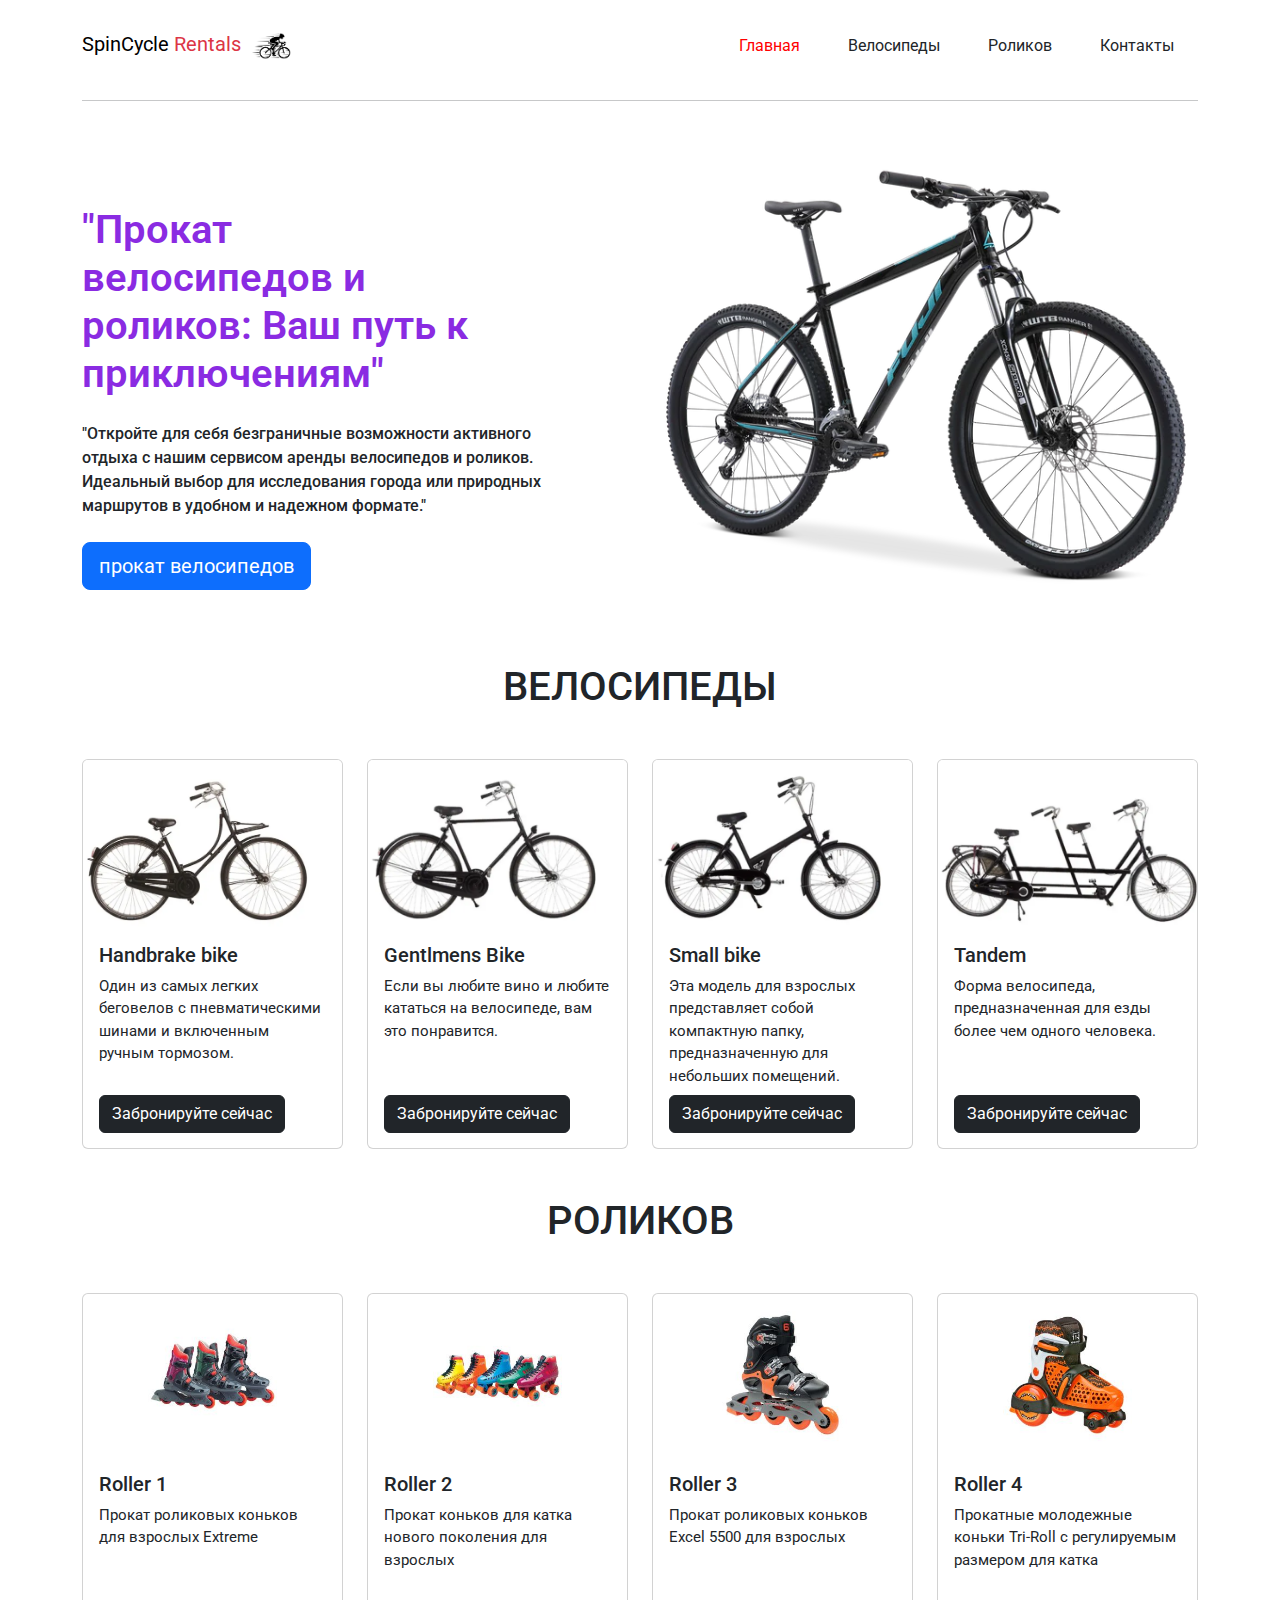
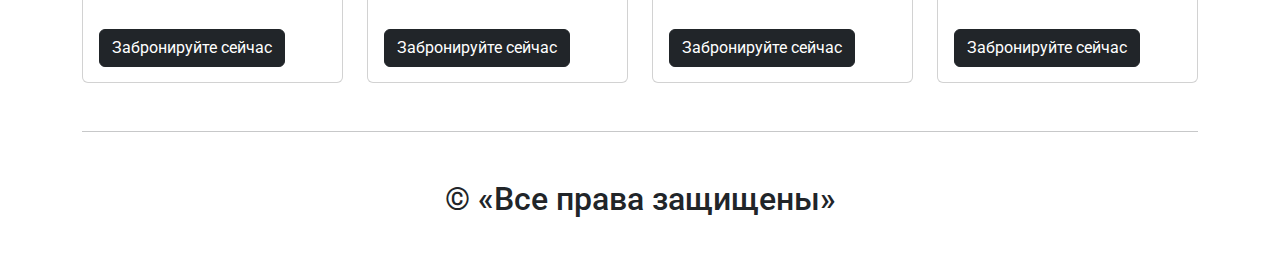
<file: index.html>
<!DOCTYPE html>
<html lang="en">
  <head>
    <meta charset="UTF-8" />
    <meta name="viewport" content="width=device-width, initial-scale=1.0" />
    <title>Прокат роликов и велосипедов</title>
    <link
      rel="stylesheet"
      href="https://cdnjs.cloudflare.com/ajax/libs/bootstrap/5.3.3/css/bootstrap.min.css"
    />
    <link rel="stylesheet" href="style.css" />
  </head>
  <body>
    <header>
      <div class="container">
        <nav class="navbar navbar-expand-lg navbar-light mt-2">
          <a class="navbar-brand" href="index.html">
            SpinCycle <span class="text-danger">Rentals</span>
            <img
              width="50px"
              src="images/e4096f0afce5bbb76ef00df733a2e951-removebg-preview.png"
              alt=""
            />
          </a>
          <button
            class="navbar-toggler"
            type="button"
            data-bs-toggle="collapse"
            data-bs-target="#navbarSupportedContent"
            aria-controls="navbarSupportedContent"
            aria-expanded="false"
            aria-label="Toggle navigation"
          >
            <span class="navbar-toggler-icon"></span>
          </button>

          <div class="collapse navbar-collapse" id="navbarSupportedContent">
            <ul class="navbar-nav me-auto"></ul>
            <li class="nav-item list-unstyled mx-4">
              <a class="nav-link active" aria-current="page" href="index.html"
                >Главная</a
              >
            </li>
            <li class="nav-item list-unstyled mx-4">
              <a class="nav-link" href="Велосипеды.html">Велосипеды</a>
            </li>
            <li class="nav-item list-unstyled mx-4">
              <a class="nav-link" href="Роликов.html">Роликов</a>
            </li>
            <li class="nav-item list-unstyled mx-4">
              <a class="nav-link" aria-current="page" href="Контакты.html"
                >Контакты</a
              >
            </li>
          </div>
        </nav>
        <hr />
        <div class="row align-items-center">
          <div class="col-lg-6">
            <div class="header-hero">
              <h1 class="header-title mt-3">
                "Прокат велосипедов и роликов: Ваш путь к приключениям"
              </h1>
              <p class="my-4 fw-medium">
                "Откройте для себя безграничные возможности активного отдыха с
                нашим сервисом аренды велосипедов и роликов. Идеальный выбор для
                исследования города или природных маршрутов в удобном и надежном
                формате."
              </p>
              <a href="Велосипеды.html" class="btn btn-lg btn-primary"
                >прокат велосипедов</a
              >
            </div>
          </div>
          <div class="col-lg-6">
            <img
              src="images/2021_FUJI_NEVADA_275_15_BLACK_FRONT.webp"
              alt=""
              class="img-fluid"
            />
          </div>
        </div>
      </div>
    </header>
    <section class="container">
      <div class="bikes mb-5">
        <h1 class="fw-medium text-uppercase text-center mb-5">велосипеды</h1>
        <div class="row row-cols-1 row-cols-md-2 row-cols-lg-4 g-4">
          <div class="col">
            <div class="card">
              <img src="images/bike1.webp" class="card-img-top" />
              <div class="card-body">
                <h5 class="card-title">Handbrake bike</h5>
                <p class="card-text">
                  Один из самых легких беговелов с пневматическими шинами и
                  включенным ручным тормозом.
                </p>
                <a
                  href="Велосипеды.html"
                  class="btn btn-dark text-white rent-btn"
                  >Забронируйте сейчас</a
                >
              </div>
            </div>
          </div>
          <div class="col">
            <div class="card">
              <img src="images/bike2.webp" class="card-img-top" />
              <div class="card-body">
                <h5 class="card-title">Gentlmens Bike</h5>
                <p class="card-text">
                  Если вы любите вино и любите кататься на велосипеде, вам это
                  понравится.
                </p>
                <a
                  href="Велосипеды.html"
                  class="btn btn-dark text-white rent-btn"
                  >Забронируйте сейчас</a
                >
              </div>
            </div>
          </div>
          <div class="col">
            <div class="card">
              <img src="images/bike3.webp" class="card-img-top" />
              <div class="card-body">
                <h5 class="card-title">Small bike</h5>
                <p class="card-text">
                  Эта модель для взрослых представляет собой компактную папку,
                  предназначенную для небольших помещений.
                </p>
                <a
                  href="Велосипеды.html"
                  class="btn btn-dark text-white rent-btn"
                  >Забронируйте сейчас</a
                >
              </div>
            </div>
          </div>
          <div class="col">
            <div class="card">
              <img src="images/bike4.webp" class="card-img-top" />
              <div class="card-body">
                <h5 class="card-title">Tandem</h5>
                <p class="card-text">
                  Форма велосипеда, предназначенная для езды более чем одного
                  человека.
                </p>
                <a
                  href="Велосипеды.html"
                  class="btn btn-dark text-white rent-btn"
                  >Забронируйте сейчас</a
                >
              </div>
            </div>
          </div>
        </div>
      </div>
      <div class="rollers mb-5">
        <h1 class="fw-medium text-uppercase text-center mb-5">Роликов</h1>
        <div class="row row-cols-1 row-cols-md-2 row-cols-lg-4 g-4">
          <div class="col">
            <div class="card">
              <img src="images/roller1.jpg" class="card-img-top" />
              <div class="card-body">
                <h5 class="card-title">Roller 1</h5>
                <p class="card-text">
                  Прокат роликовых коньков для взрослых Extreme
                </p>
                <a href="Роликов.html" class="btn btn-dark text-white rent-btn"
                  >Забронируйте сейчас</a
                >
              </div>
            </div>
          </div>
          <div class="col">
            <div class="card">
              <img src="images/roller2.jpg" class="card-img-top" />
              <div class="card-body">
                <h5 class="card-title">Roller 2</h5>
                <p class="card-text">
                  Прокат коньков для катка нового поколения для взрослых
                </p>
                <a href="Роликов.html" class="btn btn-dark text-white rent-btn"
                  >Забронируйте сейчас</a
                >
              </div>
            </div>
          </div>
          <div class="col">
            <div class="card">
              <img src="images/roller3.jpg" class="card-img-top" />
              <div class="card-body">
                <h5 class="card-title">Roller 3</h5>
                <p class="card-text">
                  Прокат роликовых коньков Excel 5500 для взрослых
                </p>
                <a href="Роликов.html" class="btn btn-dark text-white rent-btn"
                  >Забронируйте сейчас</a
                >
              </div>
            </div>
          </div>
          <div class="col">
            <div class="card">
              <img src="images/roller4.jpg" class="card-img-top" />
              <div class="card-body">
                <h5 class="card-title">Roller 4</h5>
                <p class="card-text">
                  Прокатные молодежные коньки Tri-Roll с регулируемым размером
                  для катка
                </p>
                <a href="Роликов.html" class="btn btn-dark text-white rent-btn"
                  >Забронируйте сейчас</a
                >
              </div>
            </div>
          </div>
        </div>
      </div>
    </section>

    <footer class="container text-center">
      <hr />
      <h2 class="my-5">&#169; «Все права защищены»</h2>
    </footer>

    <script src="https://cdnjs.cloudflare.com/ajax/libs/bootstrap/5.3.3/js/bootstrap.bundle.min.js"></script>
  </body>
</html>
</file>
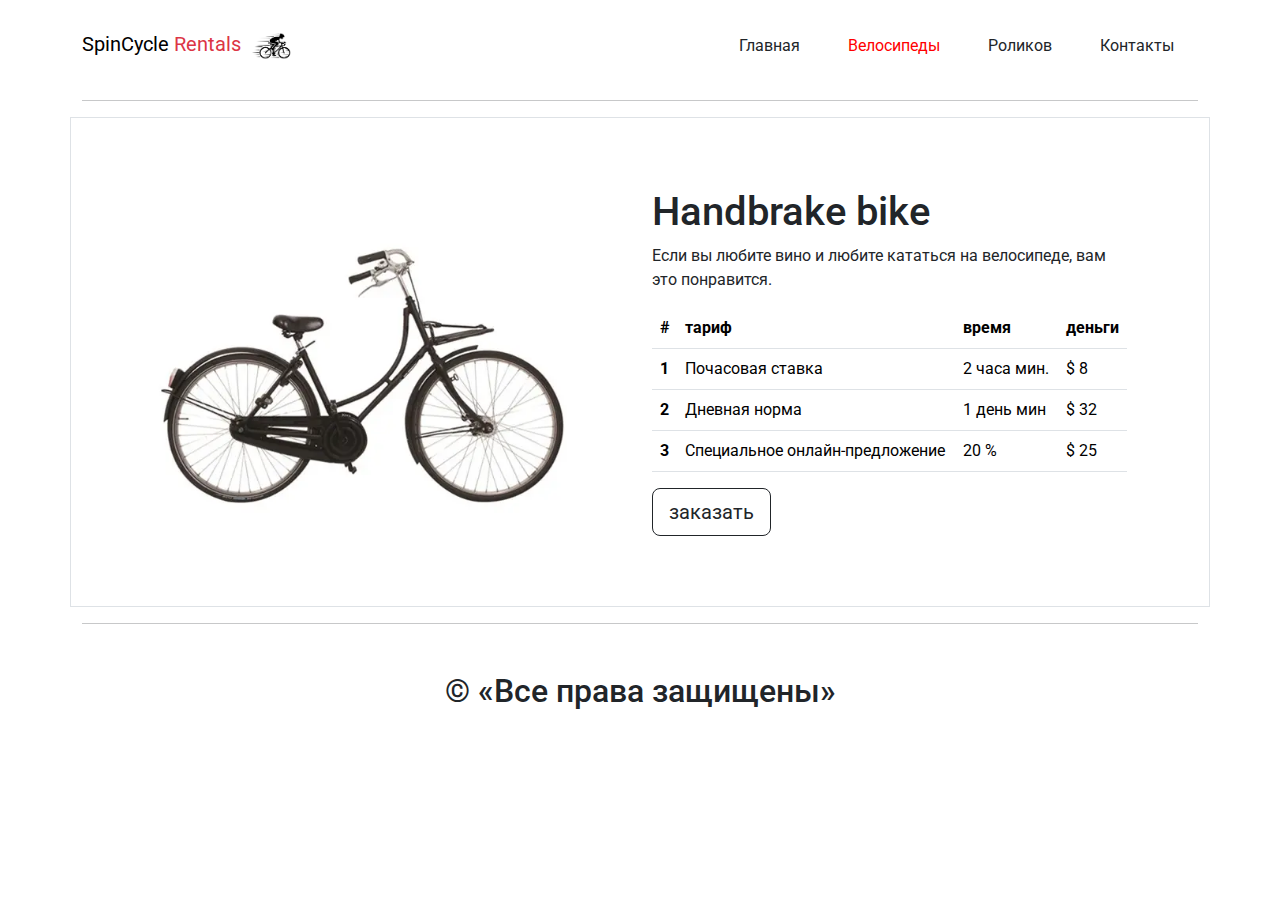
<file: Велосипеды-1.html>
<!DOCTYPE html>
<html lang="en">
  <head>
    <meta charset="UTF-8" />
    <meta name="viewport" content="width=device-width, initial-scale=1.0" />
    <title>Прокат роликов и велосипедов</title>
    <link
      rel="stylesheet"
      href="https://cdnjs.cloudflare.com/ajax/libs/bootstrap/5.3.3/css/bootstrap.min.css"
    />
    <link rel="stylesheet" href="style.css" />
  </head>
  <body>
    <header>
      <div class="container">
        <nav class="navbar navbar-expand-lg navbar-light mt-2">
          <a class="navbar-brand" href="index.html">
            SpinCycle <span class="text-danger">Rentals</span>
            <img
              width="50px"
              src="images/e4096f0afce5bbb76ef00df733a2e951-removebg-preview.png"
              alt=""
            />
          </a>
          <button
            class="navbar-toggler"
            type="button"
            data-bs-toggle="collapse"
            data-bs-target="#navbarSupportedContent"
            aria-controls="navbarSupportedContent"
            aria-expanded="false"
            aria-label="Toggle navigation"
          >
            <span class="navbar-toggler-icon"></span>
          </button>

          <div class="collapse navbar-collapse" id="navbarSupportedContent">
            <ul class="navbar-nav me-auto"></ul>
            <li class="nav-item list-unstyled mx-4">
              <a class="nav-link" aria-current="page" href="index.html"
                >Главная</a
              >
            </li>
            <li class="nav-item list-unstyled mx-4">
              <a class="nav-link active" href="Велосипеды.html">Велосипеды</a>
            </li>
            <li class="nav-item list-unstyled mx-4">
              <a class="nav-link" href="Роликов.html">Роликов</a>
            </li>
            <li class="nav-item list-unstyled mx-4">
              <a class="nav-link" aria-current="page" href="Контакты.html">Контакты</a>
            </li>
          </div>
        </nav>
        <hr />
      </div>
    </header>
    <section class="container">
      <div class="row border element align-items-center">
        <div class="col-md-6">
          <a href="images/bike1.webp">
            <img src="images/bike1.webp" alt="" class="img-fluid" />
          </a>
        </div>
        <div class="col-md-6">
          <h1>Handbrake bike</h1>
          <p>
            Если вы любите вино и любите кататься на велосипеде, вам это
            понравится.
          </p>
          <table class="table table-hover">
            <thead>
              <tr>
                <th scope="col">#</th>
                <th scope="col">тариф</th>
                <th scope="col">время</th>
                <th scope="col">деньги</th>
              </tr>
            </thead>
            <tbody>
              <tr>
                <th scope="row">1</th>
                <td>Почасовая ставка</td>
                <td>2 часа мин.</td>
                <td>$ 8</td>
              </tr>
              <tr>
                <th scope="row">2</th>
                <td>Дневная норма</td>
                <td>1 день мин</td>
                <td>$ 32</td>
              </tr>
              <tr>
                <th scope="row">3</th>
                <td>Специальное онлайн-предложение</td>
                <td>20 %</td>
                <td>$ 25</td>
              </tr>
            </tbody>
          </table>
          <button class="btn btn-lg btn-outline-dark">заказать</button>
        </div>
      </div>
    </section>

    <footer class="container text-center">
      <hr />
      <h2 class="my-5">&#169; «Все права защищены»</h2>
    </footer>

    <script src="https://cdnjs.cloudflare.com/ajax/libs/bootstrap/5.3.3/js/bootstrap.bundle.min.js"></script>
  </body>
</html>
</file>
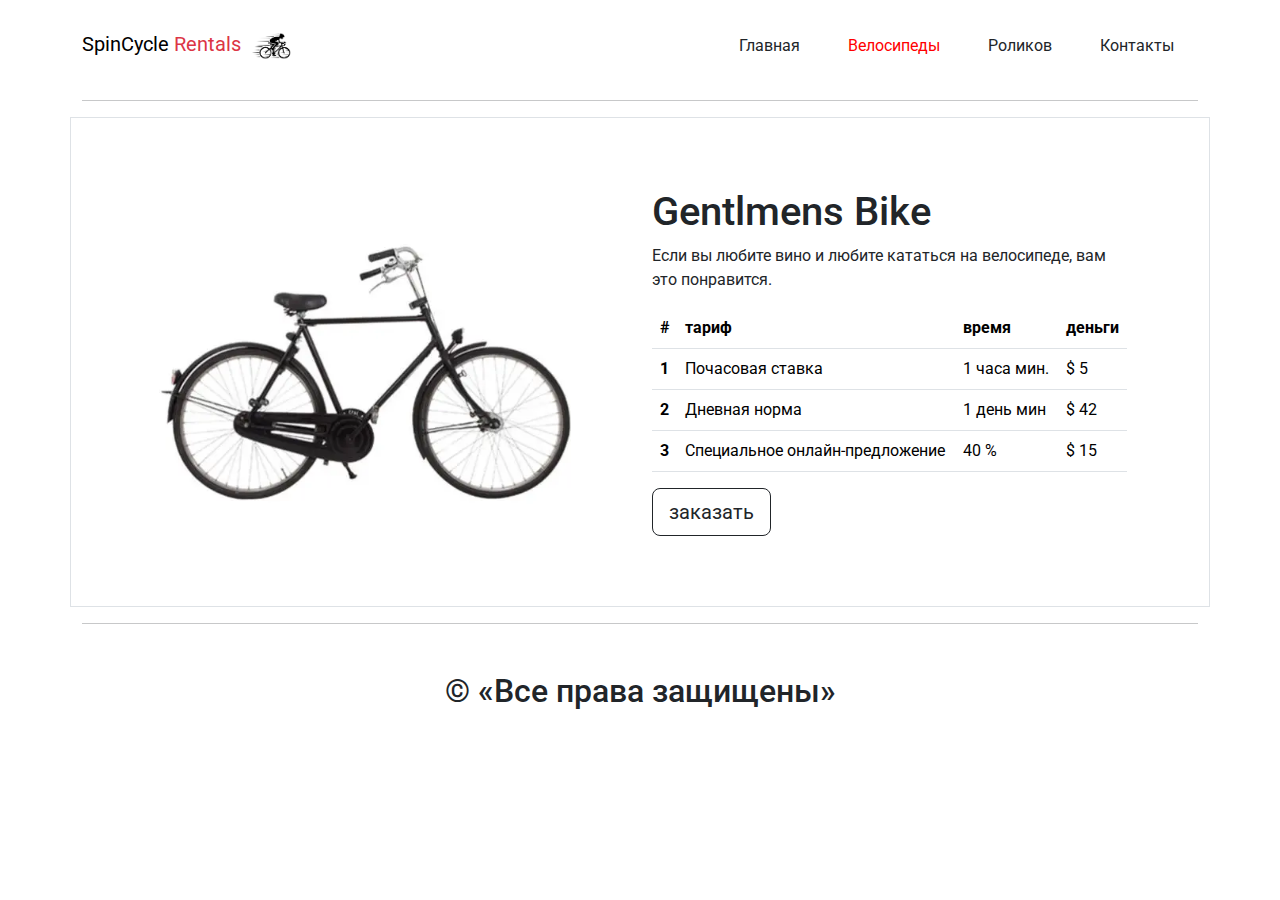
<file: Велосипеды-2.html>
<!DOCTYPE html>
<html lang="en">
  <head>
    <meta charset="UTF-8" />
    <meta name="viewport" content="width=device-width, initial-scale=1.0" />
    <title>Прокат роликов и велосипедов</title>
    <link
      rel="stylesheet"
      href="https://cdnjs.cloudflare.com/ajax/libs/bootstrap/5.3.3/css/bootstrap.min.css"
    />
    <link rel="stylesheet" href="style.css" />
  </head>
  <body>
    <header>
      <div class="container">
        <nav class="navbar navbar-expand-lg navbar-light mt-2">
          <a class="navbar-brand" href="index.html">
            SpinCycle <span class="text-danger">Rentals</span>
            <img
              width="50px"
              src="images/e4096f0afce5bbb76ef00df733a2e951-removebg-preview.png"
              alt=""
            />
          </a>
          <button
            class="navbar-toggler"
            type="button"
            data-bs-toggle="collapse"
            data-bs-target="#navbarSupportedContent"
            aria-controls="navbarSupportedContent"
            aria-expanded="false"
            aria-label="Toggle navigation"
          >
            <span class="navbar-toggler-icon"></span>
          </button>

          <div class="collapse navbar-collapse" id="navbarSupportedContent">
            <ul class="navbar-nav me-auto"></ul>
            <li class="nav-item list-unstyled mx-4">
              <a class="nav-link" aria-current="page" href="index.html"
                >Главная</a
              >
            </li>
            <li class="nav-item list-unstyled mx-4">
              <a class="nav-link active" href="Велосипеды.html">Велосипеды</a>
            </li>
            <li class="nav-item list-unstyled mx-4">
              <a class="nav-link" href="Роликов.html">Роликов</a>
            </li>
            <li class="nav-item list-unstyled mx-4">
              <a class="nav-link" aria-current="page" href="Контакты.html">Контакты</a>
            </li>
          </div>
        </nav>
        <hr />
      </div>
    </header>
    <section class="container">
      <div class="row border element align-items-center">
        <div class="col-md-6">
          <a href="images/bike2.webp">
            <img src="images/bike2.webp" alt="" class="img-fluid" />
          </a>
        </div>
        <div class="col-md-6">
          <h1>Gentlmens Bike</h1>
          <p>
            Если вы любите вино и любите кататься на велосипеде, вам это
            понравится.
          </p>
          <table class="table table-hover">
            <thead>
              <tr>
                <th scope="col">#</th>
                <th scope="col">тариф</th>
                <th scope="col">время</th>
                <th scope="col">деньги</th>
              </tr>
            </thead>
            <tbody>
              <tr>
                <th scope="row">1</th>
                <td>Почасовая ставка</td>
                <td>1 часа мин.</td>
                <td>$ 5</td>
              </tr>
              <tr>
                <th scope="row">2</th>
                <td>Дневная норма</td>
                <td>1 день мин</td>
                <td>$ 42</td>
              </tr>
              <tr>
                <th scope="row">3</th>
                <td>Специальное онлайн-предложение</td>
                <td>40 %</td>
                <td>$ 15</td>
              </tr>
            </tbody>
          </table>
          <button class="btn btn-lg btn-outline-dark">заказать</button>
        </div>
      </div>
    </section>

    <footer class="container text-center">
      <hr />
      <h2 class="my-5">&#169; «Все права защищены»</h2>
    </footer>

    <script src="https://cdnjs.cloudflare.com/ajax/libs/bootstrap/5.3.3/js/bootstrap.bundle.min.js"></script>
  </body>
</html>
</file>
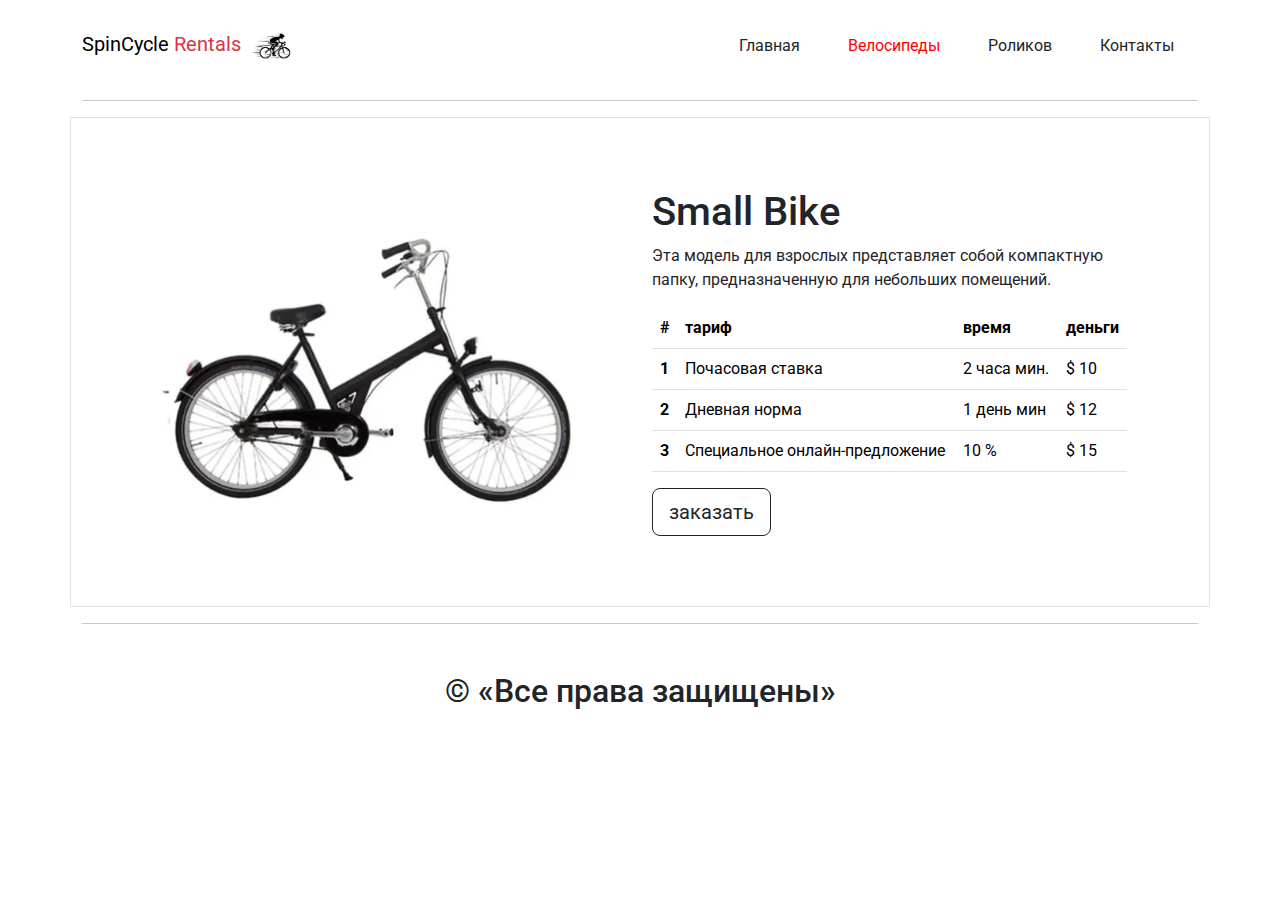
<file: Велосипеды-3.html>
<!DOCTYPE html>
<html lang="en">
  <head>
    <meta charset="UTF-8" />
    <meta name="viewport" content="width=device-width, initial-scale=1.0" />
    <title>Прокат роликов и велосипедов</title>
    <link
      rel="stylesheet"
      href="https://cdnjs.cloudflare.com/ajax/libs/bootstrap/5.3.3/css/bootstrap.min.css"
    />
    <link rel="stylesheet" href="style.css" />
  </head>
  <body>
    <header>
      <div class="container">
        <nav class="navbar navbar-expand-lg navbar-light mt-2">
          <a class="navbar-brand" href="index.html">
            SpinCycle <span class="text-danger">Rentals</span>
            <img
              width="50px"
              src="images/e4096f0afce5bbb76ef00df733a2e951-removebg-preview.png"
              alt=""
            />
          </a>
          <button
            class="navbar-toggler"
            type="button"
            data-bs-toggle="collapse"
            data-bs-target="#navbarSupportedContent"
            aria-controls="navbarSupportedContent"
            aria-expanded="false"
            aria-label="Toggle navigation"
          >
            <span class="navbar-toggler-icon"></span>
          </button>

          <div class="collapse navbar-collapse" id="navbarSupportedContent">
            <ul class="navbar-nav me-auto"></ul>
            <li class="nav-item list-unstyled mx-4">
              <a class="nav-link" aria-current="page" href="index.html"
                >Главная</a
              >
            </li>
            <li class="nav-item list-unstyled mx-4">
              <a class="nav-link active" href="Велосипеды.html">Велосипеды</a>
            </li>
            <li class="nav-item list-unstyled mx-4">
              <a class="nav-link" href="Роликов.html">Роликов</a>
            </li>
            <li class="nav-item list-unstyled mx-4">
              <a class="nav-link" aria-current="page" href="Контакты.html">Контакты</a>
            </li>
          </div>
        </nav>
        <hr />
      </div>
    </header>
    <section class="container">
      <div class="row border element align-items-center">
        <div class="col-md-6">
          <a href="images/bike3.webp">
            <img src="images/bike3.webp" alt="" class="img-fluid" />
          </a>
        </div>
        <div class="col-md-6">
          <h1>Small Bike</h1>
          <p>
            Эта модель для взрослых представляет собой компактную папку,
            предназначенную для небольших помещений.
          </p>
          <table class="table table-hover">
            <thead>
              <tr>
                <th scope="col">#</th>
                <th scope="col">тариф</th>
                <th scope="col">время</th>
                <th scope="col">деньги</th>
              </tr>
            </thead>
            <tbody>
              <tr>
                <th scope="row">1</th>
                <td>Почасовая ставка</td>
                <td>2 часа мин.</td>
                <td>$ 10</td>
              </tr>
              <tr>
                <th scope="row">2</th>
                <td>Дневная норма</td>
                <td>1 день мин</td>
                <td>$ 12</td>
              </tr>
              <tr>
                <th scope="row">3</th>
                <td>Специальное онлайн-предложение</td>
                <td>10 %</td>
                <td>$ 15</td>
              </tr>
            </tbody>
          </table>
          <button class="btn btn-lg btn-outline-dark">заказать</button>
        </div>
      </div>
    </section>

    <footer class="container text-center">
      <hr />
      <h2 class="my-5">&#169; «Все права защищены»</h2>
    </footer>

    <script src="https://cdnjs.cloudflare.com/ajax/libs/bootstrap/5.3.3/js/bootstrap.bundle.min.js"></script>
  </body>
</html>
</file>
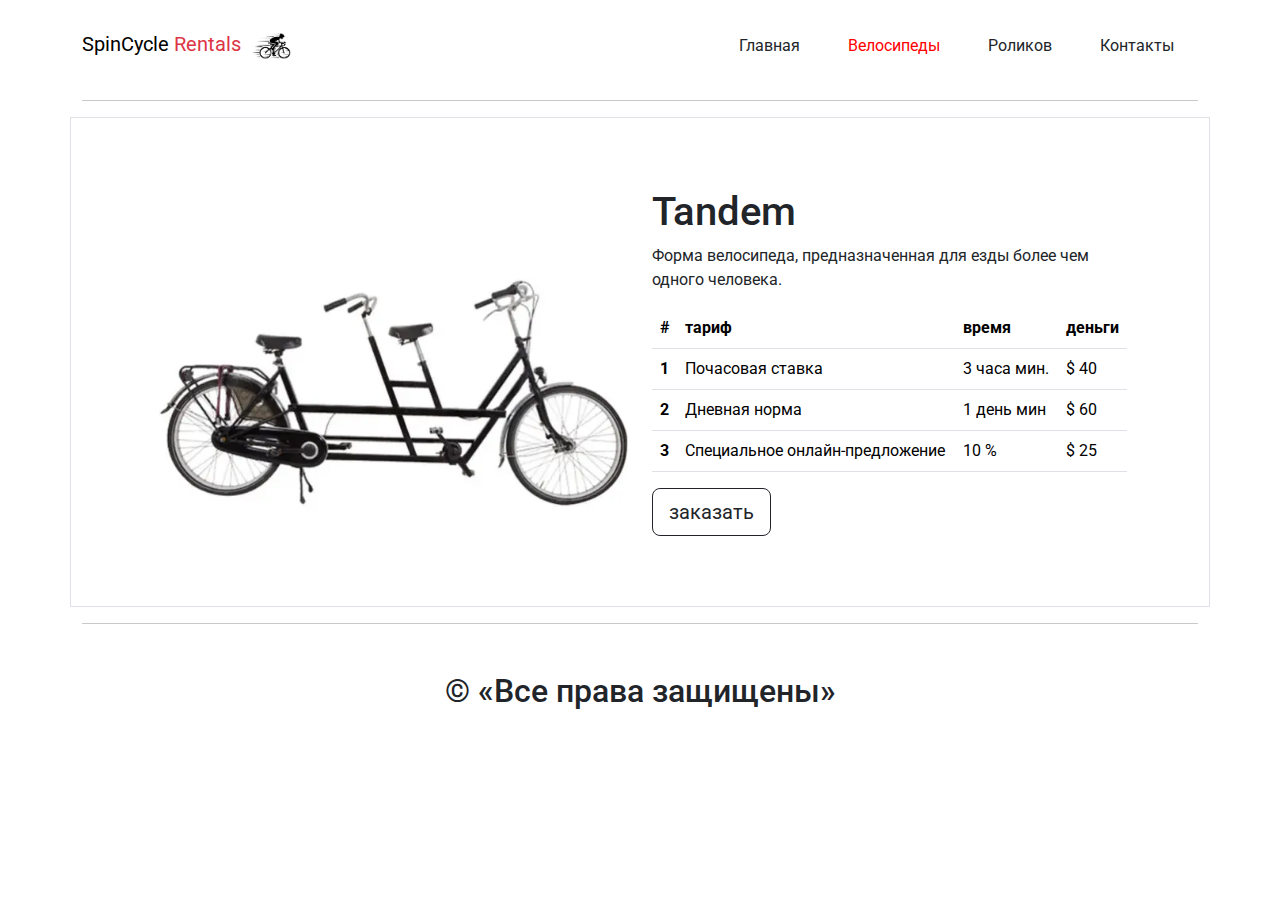
<file: Велосипеды-4.html>
<!DOCTYPE html>
<html lang="en">
  <head>
    <meta charset="UTF-8" />
    <meta name="viewport" content="width=device-width, initial-scale=1.0" />
    <title>Прокат роликов и велосипедов</title>
    <link
      rel="stylesheet"
      href="https://cdnjs.cloudflare.com/ajax/libs/bootstrap/5.3.3/css/bootstrap.min.css"
    />
    <link rel="stylesheet" href="style.css" />
  </head>
  <body>
    <header>
      <div class="container">
        <nav class="navbar navbar-expand-lg navbar-light mt-2">
          <a class="navbar-brand" href="index.html">
            SpinCycle <span class="text-danger">Rentals</span>
            <img
              width="50px"
              src="images/e4096f0afce5bbb76ef00df733a2e951-removebg-preview.png"
              alt=""
            />
          </a>
          <button
            class="navbar-toggler"
            type="button"
            data-bs-toggle="collapse"
            data-bs-target="#navbarSupportedContent"
            aria-controls="navbarSupportedContent"
            aria-expanded="false"
            aria-label="Toggle navigation"
          >
            <span class="navbar-toggler-icon"></span>
          </button>

          <div class="collapse navbar-collapse" id="navbarSupportedContent">
            <ul class="navbar-nav me-auto"></ul>
            <li class="nav-item list-unstyled mx-4">
              <a class="nav-link" aria-current="page" href="index.html"
                >Главная</a
              >
            </li>
            <li class="nav-item list-unstyled mx-4">
              <a class="nav-link active" href="Велосипеды.html">Велосипеды</a>
            </li>
            <li class="nav-item list-unstyled mx-4">
              <a class="nav-link" href="Роликов.html">Роликов</a>
            </li>
            <li class="nav-item list-unstyled mx-4">
              <a class="nav-link" aria-current="page" href="Контакты.html"
                >Контакты</a
              >
            </li>
          </div>
        </nav>
        <hr />
      </div>
    </header>
    <section class="container">
      <div class="row border element align-items-center">
        <div class="col-md-6">
          <a href="images/bike4.webp">
            <img src="images/bike4.webp" alt="" class="img-fluid" />
          </a>
        </div>
        <div class="col-md-6">
          <h1>Tandem</h1>
          <p>
            Форма велосипеда, предназначенная для езды более чем одного
            человека.
          </p>
          <table class="table table-hover">
            <thead>
              <tr>
                <th scope="col">#</th>
                <th scope="col">тариф</th>
                <th scope="col">время</th>
                <th scope="col">деньги</th>
              </tr>
            </thead>
            <tbody>
              <tr>
                <th scope="row">1</th>
                <td>Почасовая ставка</td>
                <td>3 часа мин.</td>
                <td>$ 40</td>
              </tr>
              <tr>
                <th scope="row">2</th>
                <td>Дневная норма</td>
                <td>1 день мин</td>
                <td>$ 60</td>
              </tr>
              <tr>
                <th scope="row">3</th>
                <td>Специальное онлайн-предложение</td>
                <td>10 %</td>
                <td>$ 25</td>
              </tr>
            </tbody>
          </table>
          <button class="btn btn-lg btn-outline-dark">заказать</button>
        </div>
      </div>
    </section>

    <footer class="container text-center">
      <hr />
      <h2 class="my-5">&#169; «Все права защищены»</h2>
    </footer>

    <script src="https://cdnjs.cloudflare.com/ajax/libs/bootstrap/5.3.3/js/bootstrap.bundle.min.js"></script>
  </body>
</html>
</file>
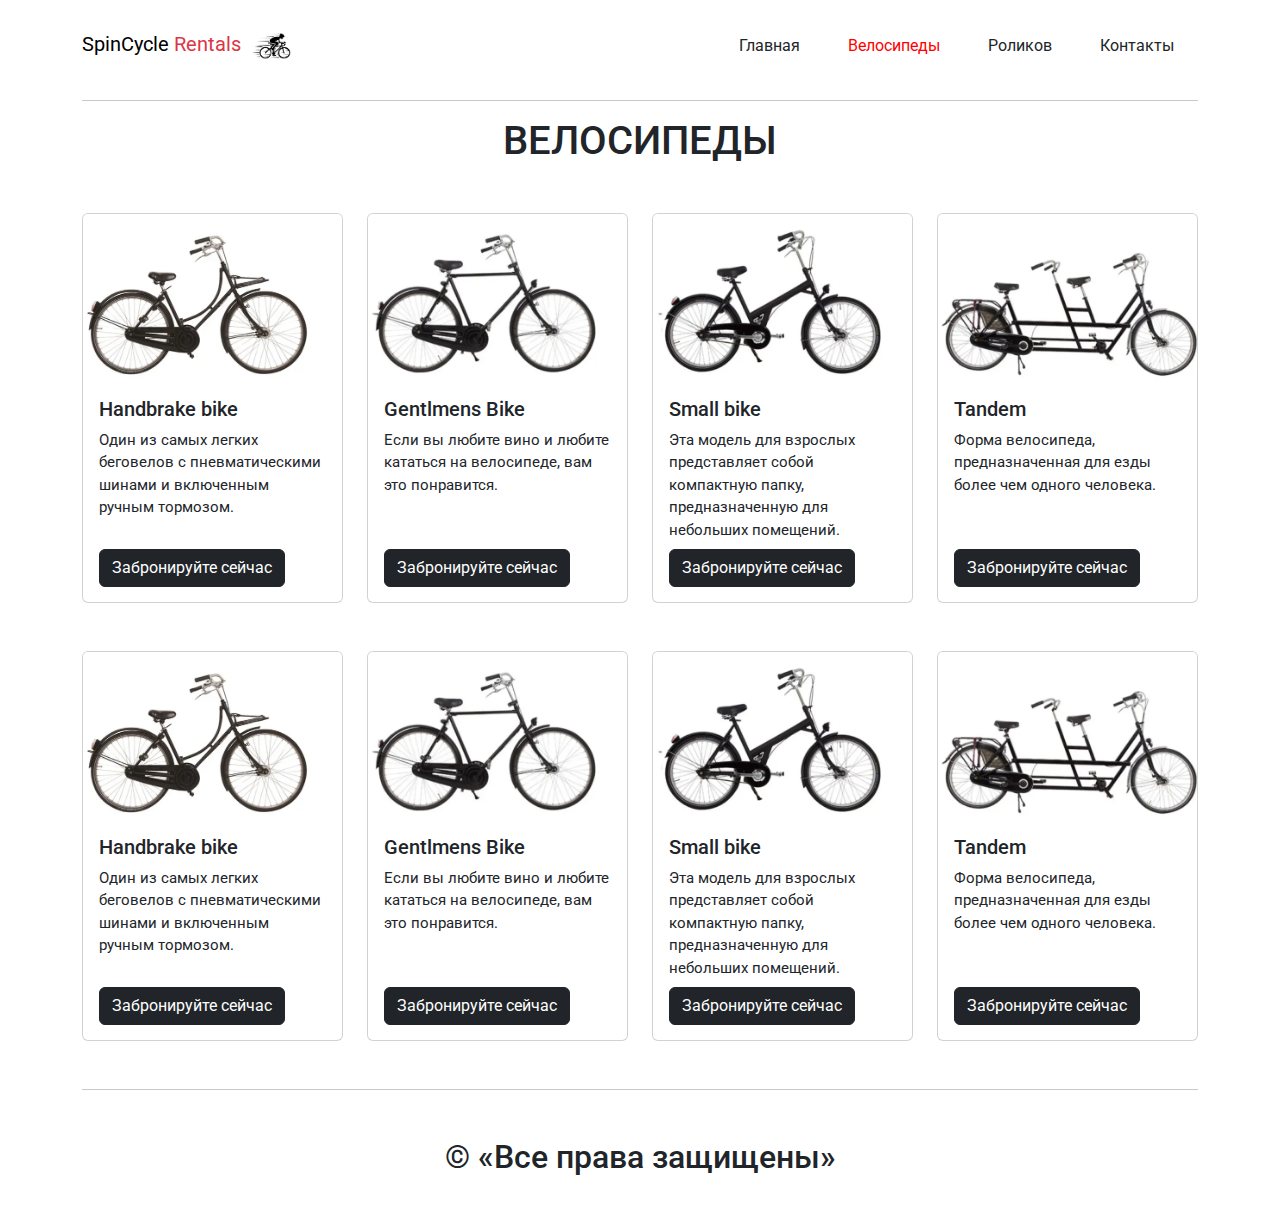
<file: Велосипеды.html>
<!DOCTYPE html>
<html lang="en">
  <head>
    <meta charset="UTF-8" />
    <meta name="viewport" content="width=device-width, initial-scale=1.0" />
    <title>Прокат роликов и велосипедов</title>
    <link
      rel="stylesheet"
      href="https://cdnjs.cloudflare.com/ajax/libs/bootstrap/5.3.3/css/bootstrap.min.css"
    />
    <link rel="stylesheet" href="style.css" />
  </head>
  <body>
    <header>
      <div class="container">
        <nav class="navbar navbar-expand-lg navbar-light mt-2">
          <a class="navbar-brand" href="index.html">
            SpinCycle <span class="text-danger">Rentals</span>
            <img
              width="50px"
              src="images/e4096f0afce5bbb76ef00df733a2e951-removebg-preview.png"
              alt=""
            />
          </a>
          <button
            class="navbar-toggler"
            type="button"
            data-bs-toggle="collapse"
            data-bs-target="#navbarSupportedContent"
            aria-controls="navbarSupportedContent"
            aria-expanded="false"
            aria-label="Toggle navigation"
          >
            <span class="navbar-toggler-icon"></span>
          </button>

          <div class="collapse navbar-collapse" id="navbarSupportedContent">
            <ul class="navbar-nav me-auto"></ul>
            <li class="nav-item list-unstyled mx-4">
              <a class="nav-link" aria-current="page" href="index.html"
                >Главная</a
              >
            </li>
            <li class="nav-item list-unstyled mx-4">
              <a class="nav-link active" href="Велосипеды.html">Велосипеды</a>
            </li>
            <li class="nav-item list-unstyled mx-4">
              <a class="nav-link" href="Роликов.html">Роликов</a>
            </li>
            <li class="nav-item list-unstyled mx-4">
              <a class="nav-link" aria-current="page" href="Контакты.html"
                >Контакты</a
              >
            </li>
          </div>
        </nav>
        <hr />
      </div>
    </header>
    <section class="container">
      <div class="bikes mb-5">
        <h1 class="fw-medium text-uppercase text-center mb-5">велосипеды</h1>
        <div class="row row-cols-1 row-cols-md-2 row-cols-lg-4 g-4">
          <div class="col">
            <div class="card">
              <img src="images/bike1.webp" class="card-img-top" />
              <div class="card-body">
                <h5 class="card-title">Handbrake bike</h5>
                <p class="card-text">
                  Один из самых легких беговелов с пневматическими шинами и
                  включенным ручным тормозом.
                </p>
                <a
                  href="Велосипеды-1.html"
                  class="btn btn-dark text-white rent-btn"
                  >Забронируйте сейчас</a
                >
              </div>
            </div>
          </div>
          <div class="col">
            <div class="card">
              <img src="images/bike2.webp" class="card-img-top" />
              <div class="card-body">
                <h5 class="card-title">Gentlmens Bike</h5>
                <p class="card-text">
                  Если вы любите вино и любите кататься на велосипеде, вам это
                  понравится.
                </p>
                <a
                  href="Велосипеды-2.html"
                  class="btn btn-dark text-white rent-btn"
                  >Забронируйте сейчас</a
                >
              </div>
            </div>
          </div>
          <div class="col">
            <div class="card">
              <img src="images/bike3.webp" class="card-img-top" />
              <div class="card-body">
                <h5 class="card-title">Small bike</h5>
                <p class="card-text">
                  Эта модель для взрослых представляет собой компактную папку,
                  предназначенную для небольших помещений.
                </p>
                <a
                  href="Велосипеды-3.html"
                  class="btn btn-dark text-white rent-btn"
                  >Забронируйте сейчас</a
                >
              </div>
            </div>
          </div>
          <div class="col">
            <div class="card">
              <img src="images/bike4.webp" class="card-img-top" />
              <div class="card-body">
                <h5 class="card-title">Tandem</h5>
                <p class="card-text">
                  Форма велосипеда, предназначенная для езды более чем одного
                  человека.
                </p>
                <a
                  href="Велосипеды-4.html"
                  class="btn btn-dark text-white rent-btn"
                  >Забронируйте сейчас</a
                >
              </div>
            </div>
          </div>
        </div>
      </div>
      <div class="bikes mb-5">
        <div class="row row-cols-1 row-cols-md-2 row-cols-lg-4 g-4">
          <div class="col">
            <div class="card">
              <img src="images/bike1.webp" class="card-img-top" />
              <div class="card-body">
                <h5 class="card-title">Handbrake bike</h5>
                <p class="card-text">
                  Один из самых легких беговелов с пневматическими шинами и
                  включенным ручным тормозом.
                </p>
                <a
                  href="Велосипеды-1.html"
                  class="btn btn-dark text-white rent-btn"
                  >Забронируйте сейчас</a
                >
              </div>
            </div>
          </div>
          <div class="col">
            <div class="card">
              <img src="images/bike2.webp" class="card-img-top" />
              <div class="card-body">
                <h5 class="card-title">Gentlmens Bike</h5>
                <p class="card-text">
                  Если вы любите вино и любите кататься на велосипеде, вам это
                  понравится.
                </p>
                <a
                  href="Велосипеды-2.html"
                  class="btn btn-dark text-white rent-btn"
                  >Забронируйте сейчас</a
                >
              </div>
            </div>
          </div>
          <div class="col">
            <div class="card">
              <img src="images/bike3.webp" class="card-img-top" />
              <div class="card-body">
                <h5 class="card-title">Small bike</h5>
                <p class="card-text">
                  Эта модель для взрослых представляет собой компактную папку,
                  предназначенную для небольших помещений.
                </p>
                <a
                  href="Велосипеды-3.html"
                  class="btn btn-dark text-white rent-btn"
                  >Забронируйте сейчас</a
                >
              </div>
            </div>
          </div>
          <div class="col">
            <div class="card">
              <img src="images/bike4.webp" class="card-img-top" />
              <div class="card-body">
                <h5 class="card-title">Tandem</h5>
                <p class="card-text">
                  Форма велосипеда, предназначенная для езды более чем одного
                  человека.
                </p>
                <a
                  href="Велосипеды-4.html"
                  class="btn btn-dark text-white rent-btn"
                  >Забронируйте сейчас</a
                >
              </div>
            </div>
          </div>
        </div>
      </div>
    </section>

    <footer class="container text-center">
      <hr />
      <h2 class="my-5">&#169; «Все права защищены»</h2>
    </footer>

    <script src="https://cdnjs.cloudflare.com/ajax/libs/bootstrap/5.3.3/js/bootstrap.bundle.min.js"></script>
  </body>
</html>
</file>
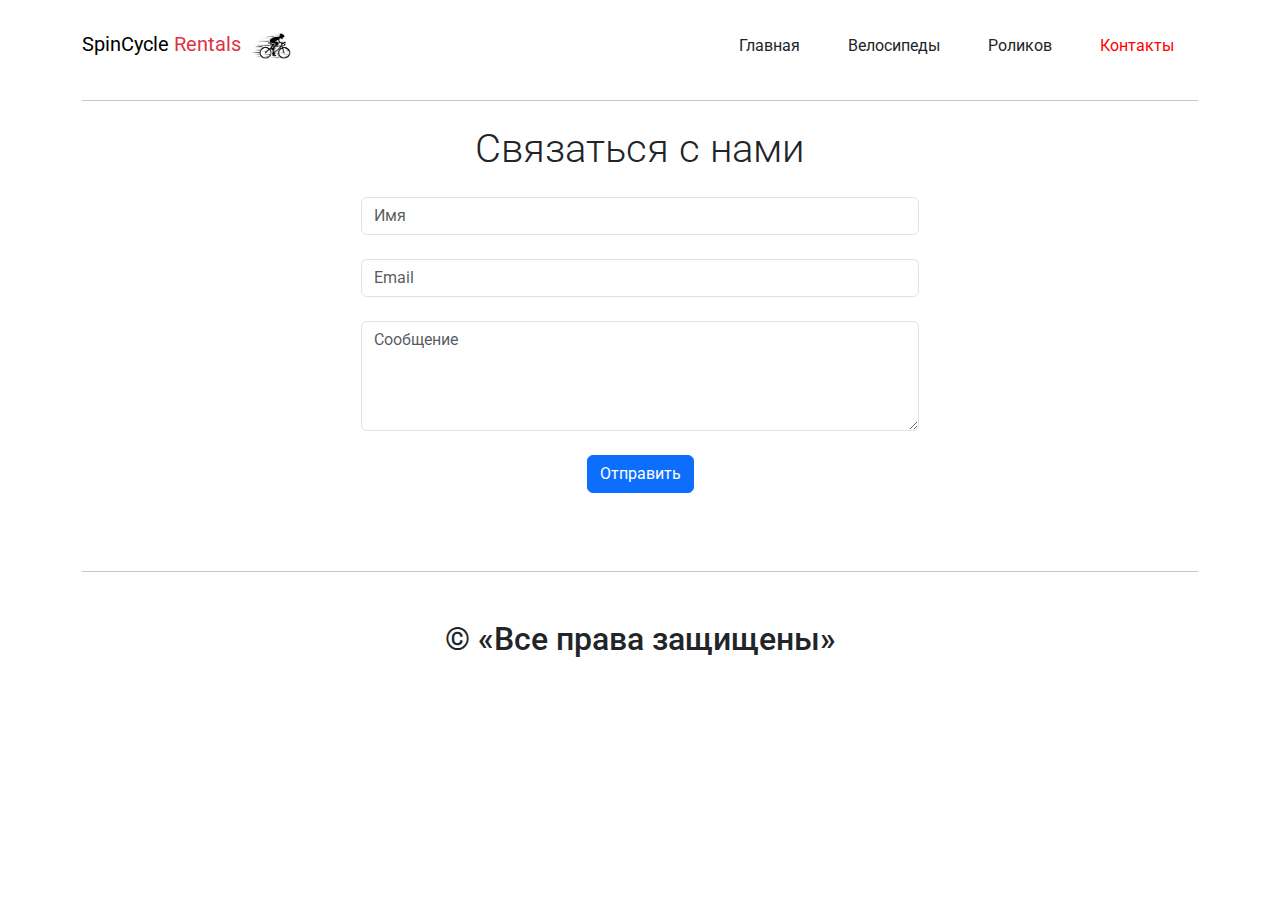
<file: Контакты.html>
<!DOCTYPE html>
<html lang="en">
  <head>
    <meta charset="UTF-8" />
    <meta name="viewport" content="width=device-width, initial-scale=1.0" />
    <title>Прокат роликов и велосипедов</title>
    <link
      rel="stylesheet"
      href="https://cdnjs.cloudflare.com/ajax/libs/bootstrap/5.3.3/css/bootstrap.min.css"
    />
    <link rel="stylesheet" href="style.css" />
  </head>
  <body>
    <header>
      <div class="container">
        <nav class="navbar navbar-expand-lg navbar-light mt-2">
          <a class="navbar-brand" href="index.html">
            SpinCycle <span class="text-danger">Rentals</span>
            <img
              width="50px"
              src="images/e4096f0afce5bbb76ef00df733a2e951-removebg-preview.png"
              alt=""
            />
          </a>
          <button
            class="navbar-toggler"
            type="button"
            data-bs-toggle="collapse"
            data-bs-target="#navbarSupportedContent"
            aria-controls="navbarSupportedContent"
            aria-expanded="false"
            aria-label="Toggle navigation"
          >
            <span class="navbar-toggler-icon"></span>
          </button>

          <div class="collapse navbar-collapse" id="navbarSupportedContent">
            <ul class="navbar-nav me-auto"></ul>
            <li class="nav-item list-unstyled mx-4">
              <a class="nav-link" aria-current="page" href="index.html"
                >Главная</a
              >
            </li>
            <li class="nav-item list-unstyled mx-4">
              <a class="nav-link" href="Велосипеды.html">Велосипеды</a>
            </li>
            <li class="nav-item list-unstyled mx-4">
              <a class="nav-link" href="Роликов.html">Роликов</a>
            </li>
            <li class="nav-item list-unstyled mx-4">
              <a
                class="nav-link active"
                aria-current="page"
                href="Контакты.html"
                >Контакты</a
              >
            </li>
          </div>
        </nav>
        <hr />

        <div class="contact w-50 m-auto text-center">
          <h1 class="fw-light mt-4 text-center">Связаться с нами</h1>
          <form>
            <div class="form-group">
              <input
                type="text"
                class="form-control my-4"
                id="exampleFormControlInput1"
                placeholder="Имя"
              />
            </div>
            <div class="form-group">
              <input
                type="email"
                class="form-control"
                id="exampleFormControlInput1"
                placeholder="Email"
              />
            </div>

            <div class="form-group mt-4">
              <textarea
                class="form-control"
                id="exampleFormControlTextarea1"
                rows="4"
                placeholder="Сообщение"
              ></textarea>
            </div>
            <button class="btn btn-primary m-auto mt-4">Отправить</button>
          </form>
        </div>
      </div>
    </header>

    <footer class="container text-center">
      <hr />
      <h2 class="my-5">&#169; «Все права защищены»</h2>
    </footer>

    <script src="https://cdnjs.cloudflare.com/ajax/libs/bootstrap/5.3.3/js/bootstrap.bundle.min.js"></script>
  </body>
</html>
</file>
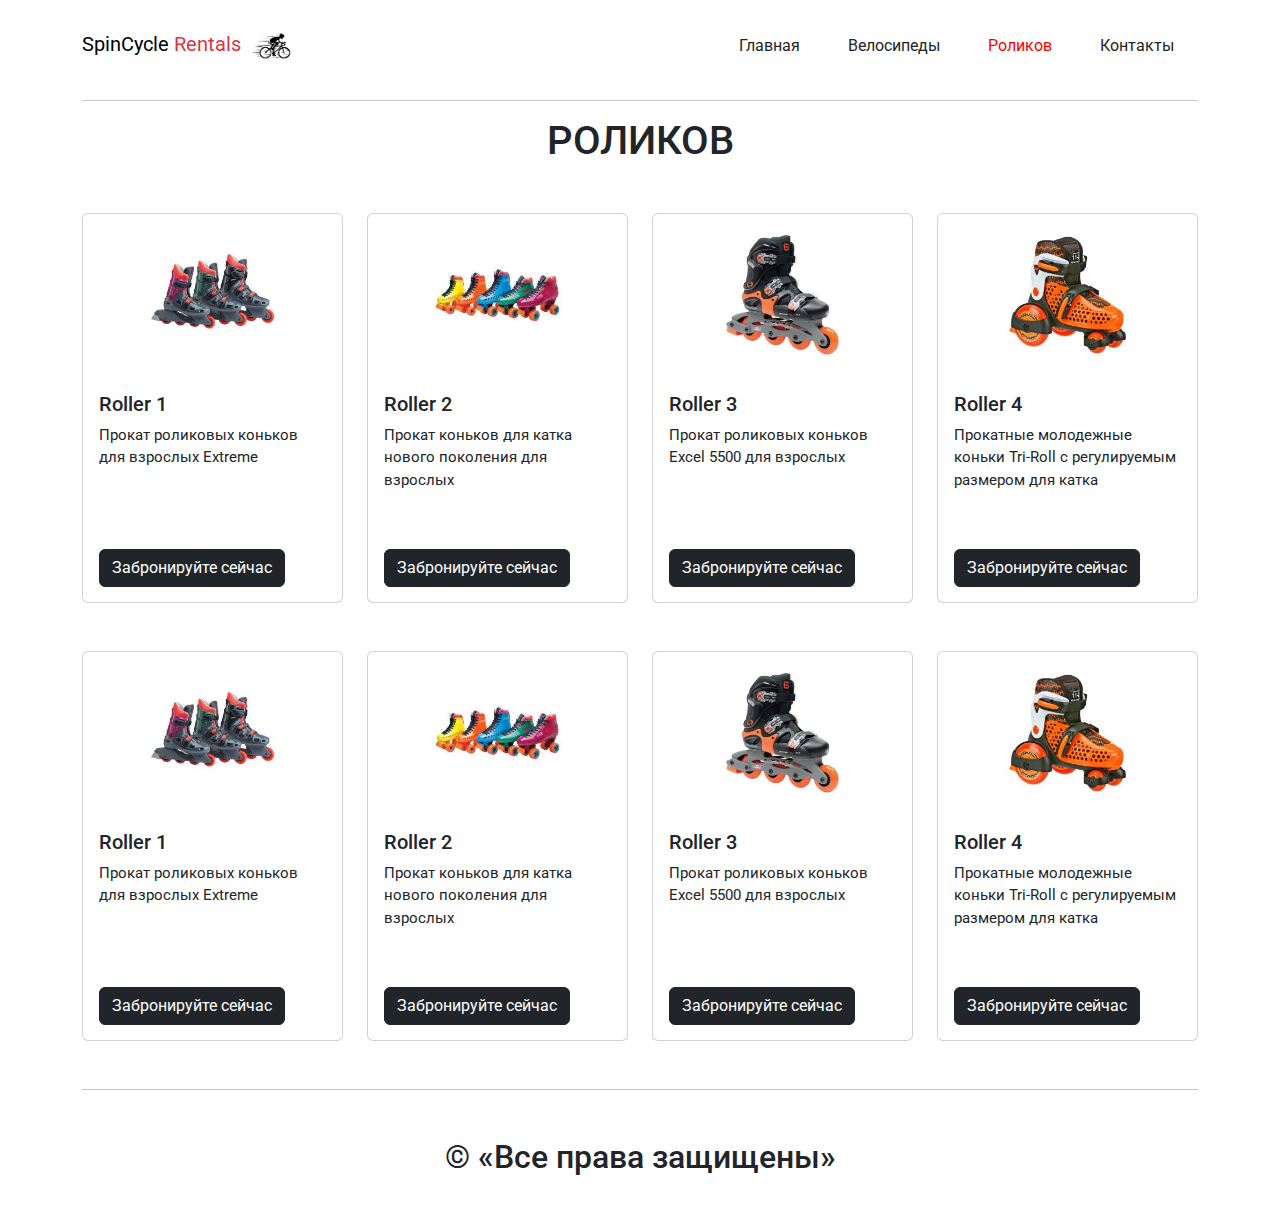
<file: Роликов.html>
<!DOCTYPE html>
<html lang="en">
  <head>
    <meta charset="UTF-8" />
    <meta name="viewport" content="width=device-width, initial-scale=1.0" />
    <title>Прокат роликов и велосипедов</title>
    <link
      rel="stylesheet"
      href="https://cdnjs.cloudflare.com/ajax/libs/bootstrap/5.3.3/css/bootstrap.min.css"
    />
    <link rel="stylesheet" href="style.css" />
  </head>
  <body>
    <header>
      <div class="container">
        <nav class="navbar navbar-expand-lg navbar-light mt-2">
          <a class="navbar-brand" href="index.html">
            SpinCycle <span class="text-danger">Rentals</span>
            <img
              width="50px"
              src="images/e4096f0afce5bbb76ef00df733a2e951-removebg-preview.png"
              alt=""
            />
          </a>
          <button
            class="navbar-toggler"
            type="button"
            data-bs-toggle="collapse"
            data-bs-target="#navbarSupportedContent"
            aria-controls="navbarSupportedContent"
            aria-expanded="false"
            aria-label="Toggle navigation"
          >
            <span class="navbar-toggler-icon"></span>
          </button>

          <div class="collapse navbar-collapse" id="navbarSupportedContent">
            <ul class="navbar-nav me-auto"></ul>
            <li class="nav-item list-unstyled mx-4">
              <a class="nav-link" aria-current="page" href="index.html"
                >Главная</a
              >
            </li>
            <li class="nav-item list-unstyled mx-4">
              <a class="nav-link" href="Велосипеды.html">Велосипеды</a>
            </li>
            <li class="nav-item list-unstyled mx-4">
              <a class="nav-link active" href="Роликов.html">Роликов</a>
            </li>
            <li class="nav-item list-unstyled mx-4">
              <a class="nav-link" aria-current="page" href="Контакты.html"
                >Контакты</a
              >
            </li>
          </div>
        </nav>
        <hr />
      </div>
    </header>
    <section class="container">
      <div class="rollers mb-5">
        <h1 class="fw-medium text-uppercase text-center mb-5">Роликов</h1>
        <div class="row row-cols-1 row-cols-md-2 row-cols-lg-4 g-4">
          <div class="col">
            <div class="card">
              <img src="images/roller1.jpg" class="card-img-top" />
              <div class="card-body">
                <h5 class="card-title">Roller 1</h5>
                <p class="card-text">
                  Прокат роликовых коньков для взрослых Extreme
                </p>
                <a href="Роликов1.html" class="btn btn-dark text-white rent-btn"
                  >Забронируйте сейчас</a
                >
              </div>
            </div>
          </div>
          <div class="col">
            <div class="card">
              <img src="images/roller2.jpg" class="card-img-top" />
              <div class="card-body">
                <h5 class="card-title">Roller 2</h5>
                <p class="card-text">
                  Прокат коньков для катка нового поколения для взрослых
                </p>
                <a href="Роликов2.html" class="btn btn-dark text-white rent-btn"
                  >Забронируйте сейчас</a
                >
              </div>
            </div>
          </div>
          <div class="col">
            <div class="card">
              <img src="images/roller3.jpg" class="card-img-top" />
              <div class="card-body">
                <h5 class="card-title">Roller 3</h5>
                <p class="card-text">
                  Прокат роликовых коньков Excel 5500 для взрослых
                </p>
                <a href="" class="btn btn-dark text-white rent-btn"
                  >Забронируйте сейчас</a
                >
              </div>
            </div>
          </div>
          <div class="col">
            <div class="card">
              <img src="images/roller4.jpg" class="card-img-top" />
              <div class="card-body">
                <h5 class="card-title">Roller 4</h5>
                <p class="card-text">
                  Прокатные молодежные коньки Tri-Roll с регулируемым размером
                  для катка
                </p>
                <a href="#" class="btn btn-dark text-white rent-btn"
                  >Забронируйте сейчас</a
                >
              </div>
            </div>
          </div>
        </div>
      </div>
      <div class="rollers mb-5">
        <div class="row row-cols-1 row-cols-md-2 row-cols-lg-4 g-4">
          <div class="col">
            <div class="card">
              <img src="images/roller1.jpg" class="card-img-top" />
              <div class="card-body">
                <h5 class="card-title">Roller 1</h5>
                <p class="card-text">
                  Прокат роликовых коньков для взрослых Extreme
                </p>
                <a href="Роликов1.html" class="btn btn-dark text-white rent-btn"
                  >Забронируйте сейчас</a
                >
              </div>
            </div>
          </div>
          <div class="col">
            <div class="card">
              <img src="images/roller2.jpg" class="card-img-top" />
              <div class="card-body">
                <h5 class="card-title">Roller 2</h5>
                <p class="card-text">
                  Прокат коньков для катка нового поколения для взрослых
                </p>
                <a href="Роликов2.html" class="btn btn-dark text-white rent-btn"
                  >Забронируйте сейчас</a
                >
              </div>
            </div>
          </div>
          <div class="col">
            <div class="card">
              <img src="images/roller3.jpg" class="card-img-top" />
              <div class="card-body">
                <h5 class="card-title">Roller 3</h5>
                <p class="card-text">
                  Прокат роликовых коньков Excel 5500 для взрослых
                </p>
                <a href="" class="btn btn-dark text-white rent-btn"
                  >Забронируйте сейчас</a
                >
              </div>
            </div>
          </div>
          <div class="col">
            <div class="card">
              <img src="images/roller4.jpg" class="card-img-top" />
              <div class="card-body">
                <h5 class="card-title">Roller 4</h5>
                <p class="card-text">
                  Прокатные молодежные коньки Tri-Roll с регулируемым размером
                  для катка
                </p>
                <a href="#" class="btn btn-dark text-white rent-btn"
                  >Забронируйте сейчас</a
                >
              </div>
            </div>
          </div>
        </div>
      </div>
    </section>

    <footer class="container text-center">
      <hr />
      <h2 class="my-5">&#169; «Все права защищены»</h2>
    </footer>

    <script src="https://cdnjs.cloudflare.com/ajax/libs/bootstrap/5.3.3/js/bootstrap.bundle.min.js"></script>
  </body>
</html>
</file>
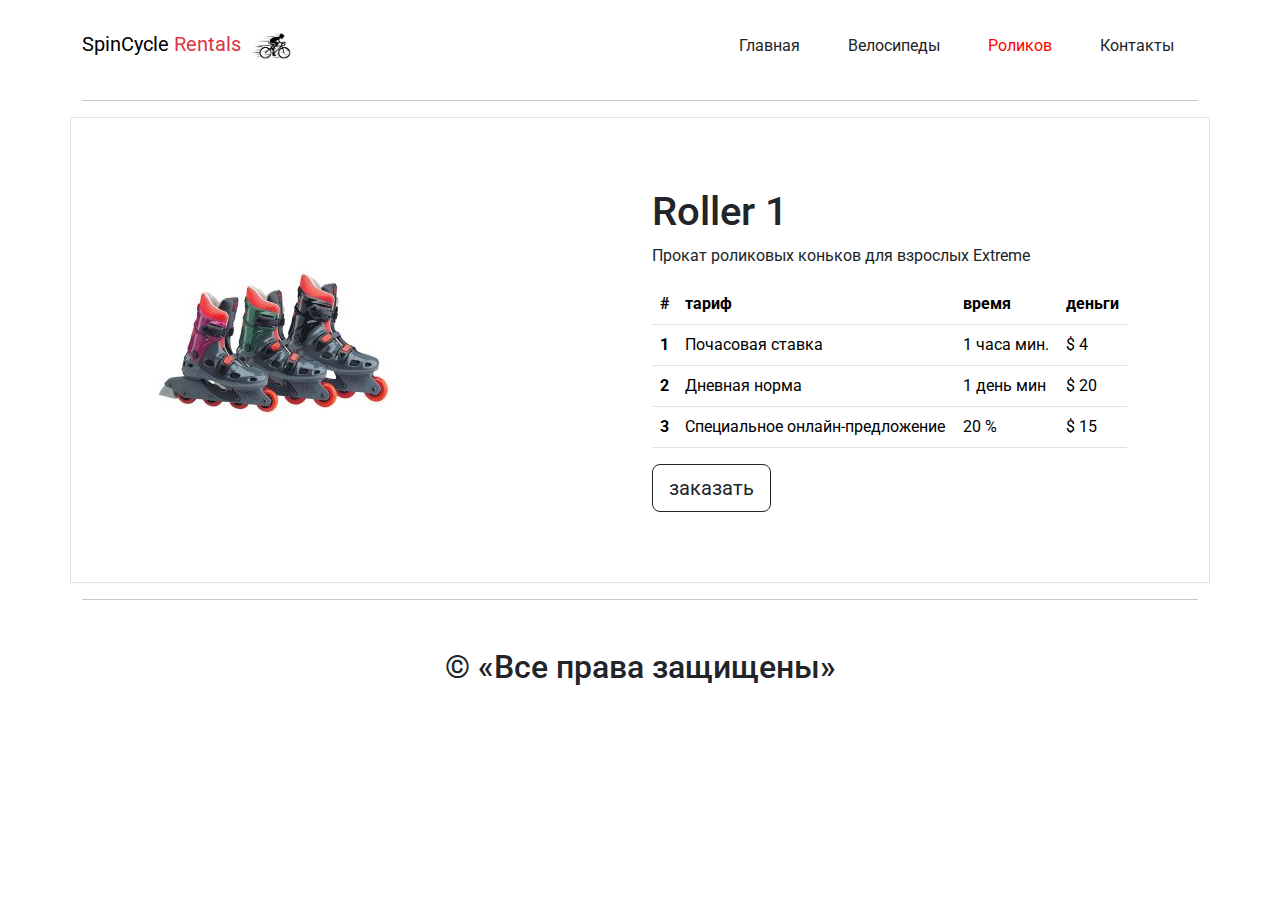
<file: Роликов1.html>
<!DOCTYPE html>
<html lang="en">
  <head>
    <meta charset="UTF-8" />
    <meta name="viewport" content="width=device-width, initial-scale=1.0" />
    <title>Прокат роликов и велосипедов</title>
    <link
      rel="stylesheet"
      href="https://cdnjs.cloudflare.com/ajax/libs/bootstrap/5.3.3/css/bootstrap.min.css"
    />
    <link rel="stylesheet" href="style.css" />
  </head>
  <body>
    <header>
      <div class="container">
        <nav class="navbar navbar-expand-lg navbar-light mt-2">
          <a class="navbar-brand" href="index.html">
            SpinCycle <span class="text-danger">Rentals</span>
            <img
              width="50px"
              src="images/e4096f0afce5bbb76ef00df733a2e951-removebg-preview.png"
              alt=""
            />
          </a>
          <button
            class="navbar-toggler"
            type="button"
            data-bs-toggle="collapse"
            data-bs-target="#navbarSupportedContent"
            aria-controls="navbarSupportedContent"
            aria-expanded="false"
            aria-label="Toggle navigation"
          >
            <span class="navbar-toggler-icon"></span>
          </button>

          <div class="collapse navbar-collapse" id="navbarSupportedContent">
            <ul class="navbar-nav me-auto"></ul>
            <li class="nav-item list-unstyled mx-4">
              <a class="nav-link" aria-current="page" href="index.html"
                >Главная</a
              >
            </li>
            <li class="nav-item list-unstyled mx-4">
              <a class="nav-link" href="Велосипеды.html">Велосипеды</a>
            </li>
            <li class="nav-item list-unstyled mx-4">
              <a class="nav-link active" href="Роликов.html">Роликов</a>
            </li>
            <li class="nav-item list-unstyled mx-4">
              <a class="nav-link" aria-current="page" href="Контакты.html">Контакты</a>
            </li>
          </div>
        </nav>
        <hr />
      </div>
    </header>
    <section class="container">
      <div class="row border element align-items-center">
        <div class="col-md-6">
          <a href="images/roller1.jpg">
            <img src="images/roller1.jpg" alt="" class="img-fluid" />
          </a>
        </div>
        <div class="col-md-6">
          <h1>Roller 1</h1>
          <p>Прокат роликовых коньков для взрослых Extreme</p>
          <table class="table table-hover">
            <thead>
              <tr>
                <th scope="col">#</th>
                <th scope="col">тариф</th>
                <th scope="col">время</th>
                <th scope="col">деньги</th>
              </tr>
            </thead>
            <tbody>
              <tr>
                <th scope="row">1</th>
                <td>Почасовая ставка</td>
                <td>1 часа мин.</td>
                <td>$ 4</td>
              </tr>
              <tr>
                <th scope="row">2</th>
                <td>Дневная норма</td>
                <td>1 день мин</td>
                <td>$ 20</td>
              </tr>
              <tr>
                <th scope="row">3</th>
                <td>Специальное онлайн-предложение</td>
                <td>20 %</td>
                <td>$ 15</td>
              </tr>
            </tbody>
          </table>
          <button class="btn btn-lg btn-outline-dark">заказать</button>
        </div>
      </div>
    </section>

    <footer class="container text-center">
      <hr />
      <h2 class="my-5">&#169; «Все права защищены»</h2>
    </footer>

    <script src="https://cdnjs.cloudflare.com/ajax/libs/bootstrap/5.3.3/js/bootstrap.bundle.min.js"></script>
  </body>
</html>
</file>
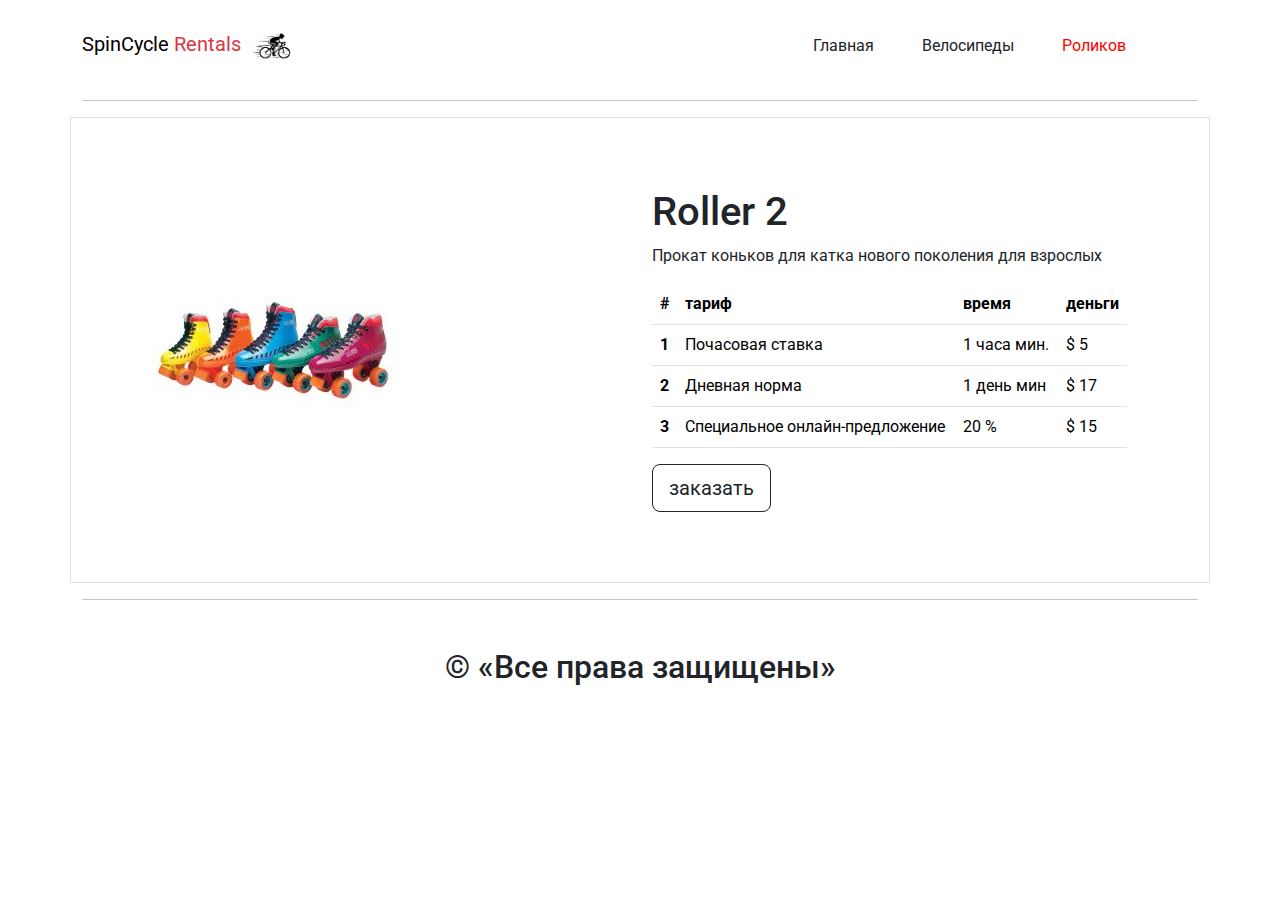
<file: Роликов2.html>
<!DOCTYPE html>
<html lang="en">
  <head>
    <meta charset="UTF-8" />
    <meta name="viewport" content="width=device-width, initial-scale=1.0" />
    <title>Прокат роликов и велосипедов</title>
    <link
      rel="stylesheet"
      href="https://cdnjs.cloudflare.com/ajax/libs/bootstrap/5.3.3/css/bootstrap.min.css"
    />
    <link rel="stylesheet" href="style.css" />
  </head>
  <body>
    <header>
      <div class="container">
        <nav class="navbar navbar-expand-lg navbar-light mt-2">
          <a class="navbar-brand" href="index.html">
            SpinCycle <span class="text-danger">Rentals</span>
            <img
              width="50px"
              src="images/e4096f0afce5bbb76ef00df733a2e951-removebg-preview.png"
              alt=""
            />
          </a>
          <button
            class="navbar-toggler"
            type="button"
            data-bs-toggle="collapse"
            data-bs-target="#navbarSupportedContent"
            aria-controls="navbarSupportedContent"
            aria-expanded="false"
            aria-label="Toggle navigation"
          >
            <span class="navbar-toggler-icon"></span>
          </button>

          <div class="collapse navbar-collapse" id="navbarSupportedContent">
            <ul class="navbar-nav me-auto"></ul>
            <li class="nav-item list-unstyled mx-4">
              <a class="nav-link" aria-current="page" href="index.html"
                >Главная</a
              >
            </li>
            <li class="nav-item list-unstyled mx-4">
              <a class="nav-link" href="#">Велосипеды</a>
            </li>
            <li class="nav-item list-unstyled mx-4">
              <a class="nav-link active" href="Роликов.html">Роликов</a>
            </li>
            <li class="nav-item list-unstyled mx-4">
              
            </li>
          </div>
        </nav>
        <hr />
      </div>
    </header>
    <section class="container">
      <div class="row border element align-items-center">
        <div class="col-md-6">
          <a href="images/roller2.jpg">
            <img src="images/roller2.jpg" alt="" class="img-fluid" />
          </a>
        </div>
        <div class="col-md-6">
          <h1>Roller 2</h1>
          <p>Прокат коньков для катка нового поколения для взрослых</p>
          <table class="table table-hover">
            <thead>
              <tr>
                <th scope="col">#</th>
                <th scope="col">тариф</th>
                <th scope="col">время</th>
                <th scope="col">деньги</th>
              </tr>
            </thead>
            <tbody>
              <tr>
                <th scope="row">1</th>
                <td>Почасовая ставка</td>
                <td>1 часа мин.</td>
                <td>$ 5</td>
              </tr>
              <tr>
                <th scope="row">2</th>
                <td>Дневная норма</td>
                <td>1 день мин</td>
                <td>$ 17</td>
              </tr>
              <tr>
                <th scope="row">3</th>
                <td>Специальное онлайн-предложение</td>
                <td>20 %</td>
                <td>$ 15</td>
              </tr>
            </tbody>
          </table>
          <button class="btn btn-lg btn-outline-dark">заказать</button>
        </div>
      </div>
    </section>

    <footer class="container text-center">
      <hr />
      <h2 class="my-5">&#169; «Все права защищены»</h2>
    </footer>

    <script src="https://cdnjs.cloudflare.com/ajax/libs/bootstrap/5.3.3/js/bootstrap.bundle.min.js"></script>
  </body>
</html>
</file>
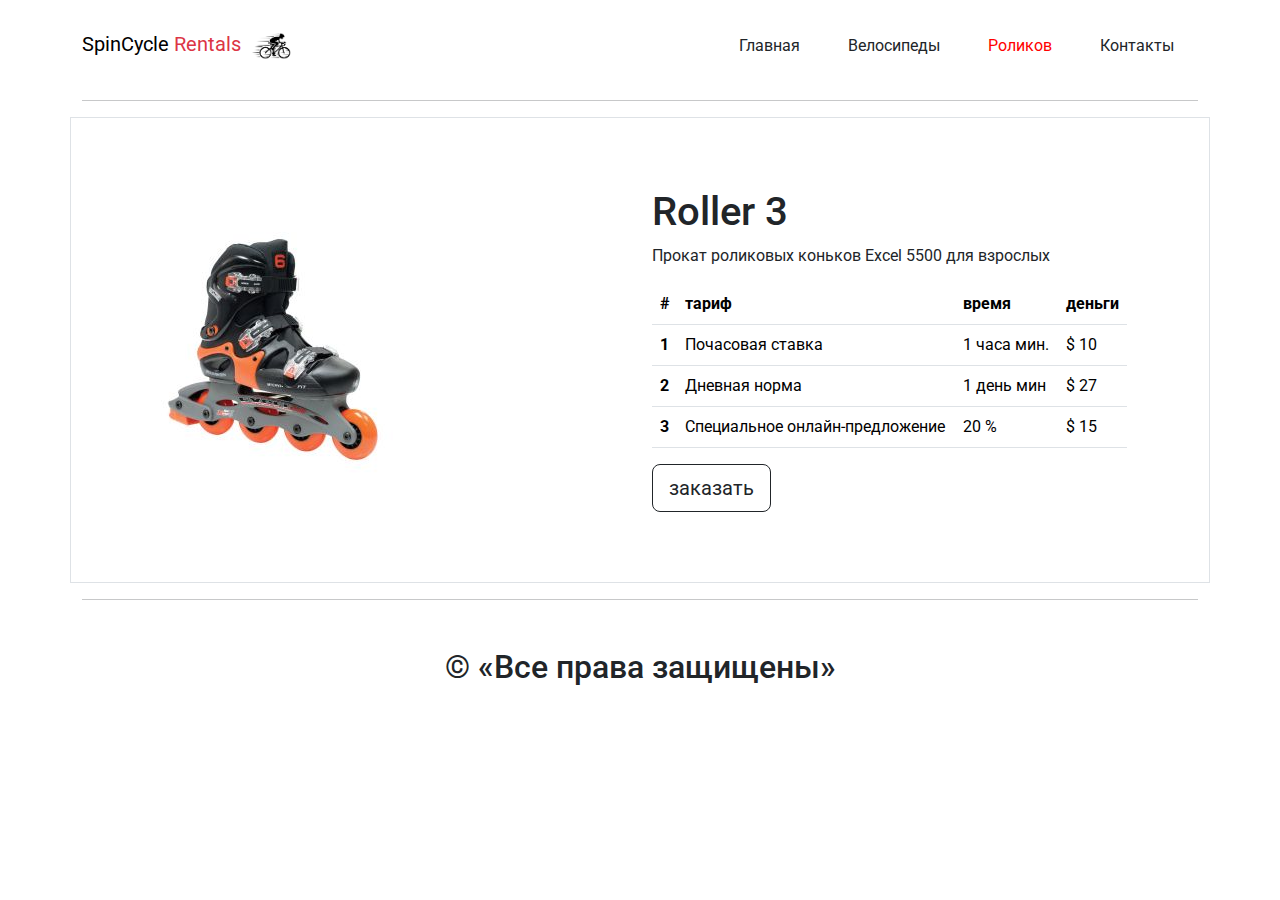
<file: Роликов3.html>
<!DOCTYPE html>
<html lang="en">
  <head>
    <meta charset="UTF-8" />
    <meta name="viewport" content="width=device-width, initial-scale=1.0" />
    <title>Прокат роликов и велосипедов</title>
    <link
      rel="stylesheet"
      href="https://cdnjs.cloudflare.com/ajax/libs/bootstrap/5.3.3/css/bootstrap.min.css"
    />
    <link rel="stylesheet" href="style.css" />
  </head>
  <body>
    <header>
      <div class="container">
        <nav class="navbar navbar-expand-lg navbar-light mt-2">
          <a class="navbar-brand" href="index.html">
            SpinCycle <span class="text-danger">Rentals</span>
            <img
              width="50px"
              src="images/e4096f0afce5bbb76ef00df733a2e951-removebg-preview.png"
              alt=""
            />
          </a>
          <button
            class="navbar-toggler"
            type="button"
            data-bs-toggle="collapse"
            data-bs-target="#navbarSupportedContent"
            aria-controls="navbarSupportedContent"
            aria-expanded="false"
            aria-label="Toggle navigation"
          >
            <span class="navbar-toggler-icon"></span>
          </button>

          <div class="collapse navbar-collapse" id="navbarSupportedContent">
            <ul class="navbar-nav me-auto"></ul>
            <li class="nav-item list-unstyled mx-4">
              <a class="nav-link" aria-current="page" href="index.html"
                >Главная</a
              >
            </li>
            <li class="nav-item list-unstyled mx-4">
              <a class="nav-link" href="Велосипеды.html">Велосипеды</a>
            </li>
            <li class="nav-item list-unstyled mx-4">
              <a class="nav-link active" href="Роликов.html">Роликов</a>
            </li>
            <li class="nav-item list-unstyled mx-4">
              <a class="nav-link" aria-current="page" href="Контакты.html"
                >Контакты</a
              >
            </li>
          </div>
        </nav>
        <hr />
      </div>
    </header>
    <section class="container">
      <div class="row border element align-items-center">
        <div class="col-md-6">
          <a href="images/roller3.jpg">
            <img src="images/roller3.jpg" alt="" class="img-fluid" />
          </a>
        </div>
        <div class="col-md-6">
          <h1>Roller 3</h1>
          <p>Прокат роликовых коньков Excel 5500 для взрослых</p>
          <table class="table table-hover">
            <thead>
              <tr>
                <th scope="col">#</th>
                <th scope="col">тариф</th>
                <th scope="col">время</th>
                <th scope="col">деньги</th>
              </tr>
            </thead>
            <tbody>
              <tr>
                <th scope="row">1</th>
                <td>Почасовая ставка</td>
                <td>1 часа мин.</td>
                <td>$ 10</td>
              </tr>
              <tr>
                <th scope="row">2</th>
                <td>Дневная норма</td>
                <td>1 день мин</td>
                <td>$ 27</td>
              </tr>
              <tr>
                <th scope="row">3</th>
                <td>Специальное онлайн-предложение</td>
                <td>20 %</td>
                <td>$ 15</td>
              </tr>
            </tbody>
          </table>
          <button class="btn btn-lg btn-outline-dark">заказать</button>
        </div>
      </div>
    </section>

    <footer class="container text-center">
      <hr />
      <h2 class="my-5">&#169; «Все права защищены»</h2>
    </footer>

    <script src="https://cdnjs.cloudflare.com/ajax/libs/bootstrap/5.3.3/js/bootstrap.bundle.min.js"></script>
  </body>
</html>
</file>
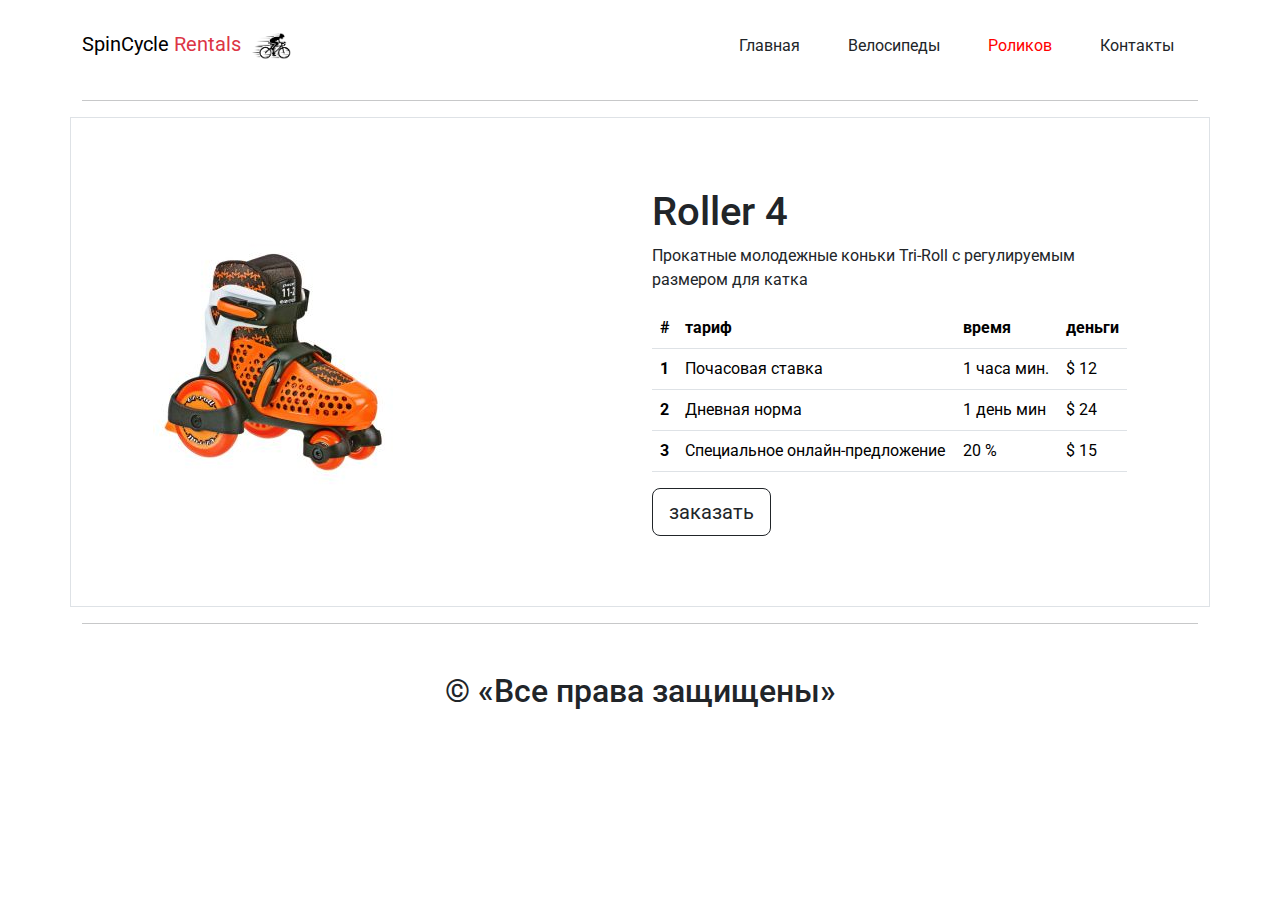
<file: Роликов4.html>
<!DOCTYPE html>
<html lang="en">
  <head>
    <meta charset="UTF-8" />
    <meta name="viewport" content="width=device-width, initial-scale=1.0" />
    <title>Прокат роликов и велосипедов</title>
    <link
      rel="stylesheet"
      href="https://cdnjs.cloudflare.com/ajax/libs/bootstrap/5.3.3/css/bootstrap.min.css"
    />
    <link rel="stylesheet" href="style.css" />
  </head>
  <body>
    <header>
      <div class="container">
        <nav class="navbar navbar-expand-lg navbar-light mt-2">
          <a class="navbar-brand" href="index.html">
            SpinCycle <span class="text-danger">Rentals</span>
            <img
              width="50px"
              src="images/e4096f0afce5bbb76ef00df733a2e951-removebg-preview.png"
              alt=""
            />
          </a>
          <button
            class="navbar-toggler"
            type="button"
            data-bs-toggle="collapse"
            data-bs-target="#navbarSupportedContent"
            aria-controls="navbarSupportedContent"
            aria-expanded="false"
            aria-label="Toggle navigation"
          >
            <span class="navbar-toggler-icon"></span>
          </button>

          <div class="collapse navbar-collapse" id="navbarSupportedContent">
            <ul class="navbar-nav me-auto"></ul>
            <li class="nav-item list-unstyled mx-4">
              <a class="nav-link" aria-current="page" href="index.html"
                >Главная</a
              >
            </li>
            <li class="nav-item list-unstyled mx-4">
              <a class="nav-link" href="Велосипеды.html">Велосипеды</a>
            </li>
            <li class="nav-item list-unstyled mx-4">
              <a class="nav-link active" href="Роликов.html">Роликов</a>
            </li>
            <li class="nav-item list-unstyled mx-4">
              <a class="nav-link" aria-current="page" href="Контакты.html">Контакты</a>
            </li>
          </div>
        </nav>
        <hr />
      </div>
    </header>
    <section class="container">
      <div class="row border element align-items-center">
        <div class="col-md-6">
          <a href="images/roller4.jpg">
            <img src="images/roller4.jpg" alt="" class="img-fluid" />
          </a>
        </div>
        <div class="col-md-6">
          <h1>Roller 4</h1>
          <p>
            Прокатные молодежные коньки Tri-Roll с регулируемым размером для
            катка
          </p>
          <table class="table table-hover">
            <thead>
              <tr>
                <th scope="col">#</th>
                <th scope="col">тариф</th>
                <th scope="col">время</th>
                <th scope="col">деньги</th>
              </tr>
            </thead>
            <tbody>
              <tr>
                <th scope="row">1</th>
                <td>Почасовая ставка</td>
                <td>1 часа мин.</td>
                <td>$ 12</td>
              </tr>
              <tr>
                <th scope="row">2</th>
                <td>Дневная норма</td>
                <td>1 день мин</td>
                <td>$ 24</td>
              </tr>
              <tr>
                <th scope="row">3</th>
                <td>Специальное онлайн-предложение</td>
                <td>20 %</td>
                <td>$ 15</td>
              </tr>
            </tbody>
          </table>
          <button class="btn btn-lg btn-outline-dark">заказать</button>
        </div>
      </div>
    </section>

    <footer class="container text-center">
      <hr />
      <h2 class="my-5">&#169; «Все права защищены»</h2>
    </footer>

    <script src="https://cdnjs.cloudflare.com/ajax/libs/bootstrap/5.3.3/js/bootstrap.bundle.min.js"></script>
  </body>
</html>
</file>
<file: style.css>
@import url(https://fonts.googleapis.com/css2?family=Roboto:wght@100;200;300;400;500;600;800;900&display=swap);

body {
  font-family: "Roboto", sans-serif;
}

* {
  margin: 0;
  padding: 0;
  box-sizing: border-box;
  object-fit: contain;
}

.header-hero {
  max-width: 500px;
}

.header-title {
  max-width: 400px;
  font-family: Roboto;
  font-weight: 600;
  color: blueviolet;
  font-size: 40px;
  text-align: left;
}

.card {
  position: relative;
  height: 390px;
}

.rent-btn {
  position: absolute;
  bottom: 15px;
}

.card-body p {
  font-size: 15px;
  margin-bottom: 50px;
}

.active {
  color: red;
}

.card {
  transition: all 0.5s;
}

.bikes .card:hover {
  transform: scale(1.05);
}
.rollers .card:hover {
  transform: scale(1.05);
}

.rollers .card img {
  width: 50%;
  margin: auto;
}

.element {
  height: auto;
  padding: 70px;
}

.contact {
  height: 430px;
}

@media screen and (max-width: 768px) {
  .card {
    height: auto;
  }
  .contact {
    width: 100% !important;
  }
}
</file>
